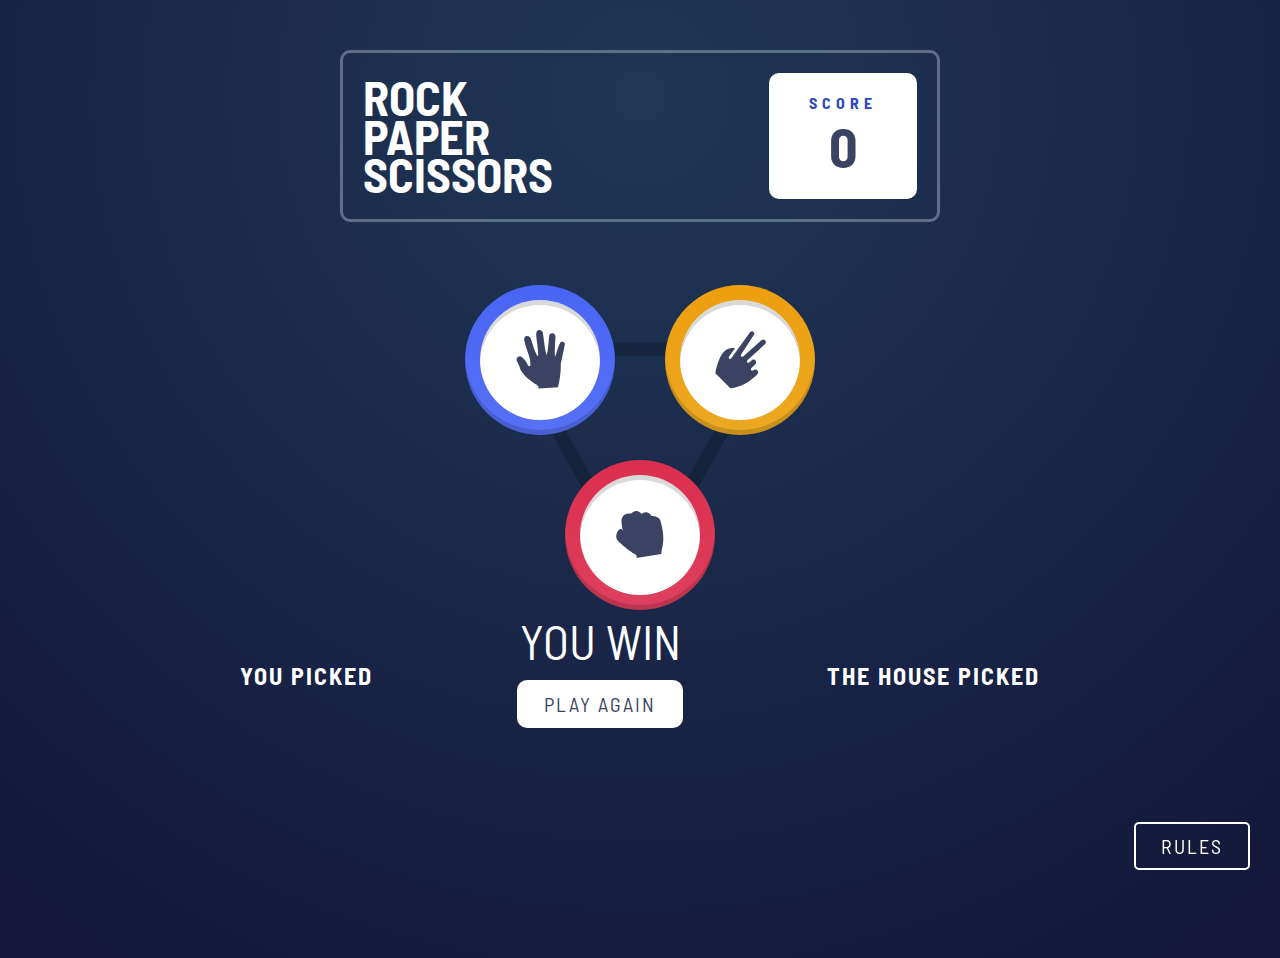
<file: index.html>
<!DOCTYPE html>
<html lang="en">
<head>
  <meta charset="UTF-8">
  <meta name="viewport" content="width=device-width, initial-scale=1.0"> <!-- displays site properly based on user's device -->

  <link rel="icon" type="image/png" sizes="32x32" href="./images/favicon-32x32.png">
  
  <title>Frontend Mentor | Rock, Paper, Scissors</title>
<link rel="stylesheet" href="style.css">

<script src="./main.js" defer></script>
  

  <!-- Feel free to remove these styles or customise in your own stylesheet 👍 -->
  <style>
    .attribution { font-size: 11px; text-align: center; }
    .attribution a { color: hsl(228, 45%, 44%); }
  </style>
</head>
<body>
  <div class="container">
    <header>
      <h1>
        <span>Rock</span>
        <span>Paper</span>
        <span>Scissors</span>
      </h1>
      <div class="score-container">
        <h4>Score</h4>
        <p id="score">0</p>
      </div>
    </header>
    <main id="main">
      <button class="btn-rotate     paper" name="paper">
        <span class="wrapper">
          <img src="./images/icon-paper.svg" alt="paper icon">
        </span>
      </button>
      <button class="btn-rotate scissors" name="scissors">
      <span class="wrapper">
        <img src="./images/icon-scissors.svg" alt="scissors icon">
      </span>
      </button>
      <button class="btn-rotate rock" name="rock">
        <span class="wrapper">

        <img src="./images/icon-rock.svg" alt="rock icon">
        </span>
      </button>
    </main>
    
    <a href="rules.html">
    <button class="rules" id="open">Rules</button>

    </a>
  </div>

  <div class="selection" id="selection">
    <div>
      <h2 style="color: white;">You Picked</h2>
      <div id="you-picked">

      </div>
    </div>
    <div class="down">
      <p class="big-text"> <span id="win">You win</span></p>
      <button class="btn" id="reset">Play again</button>
    </div>

    <div>
      <h2 style="color: #fff;">The house picked</h2>
      <div id="computer-picked">

      </div>
    </div>
  </div>







  
  <!-- <div class="attribution">
    Challenge by <a href="https://www.frontendmentor.io?ref=challenge" target="_blank">Frontend Mentor</a>. 
    Coded by <a href="#">Fauziya</a>.
  </div> -->
</body>
</html>
</file>
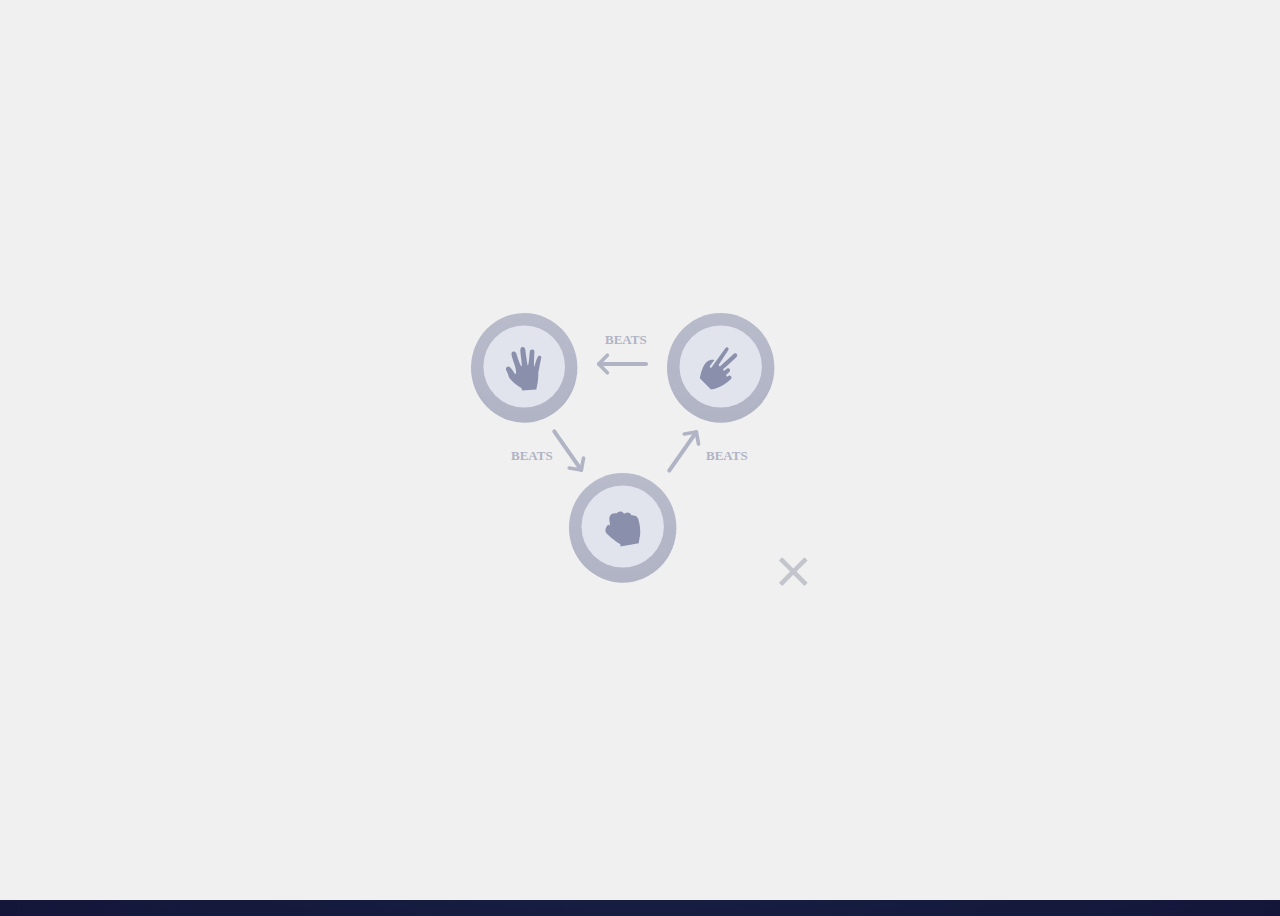
<file: rules.html>
<!DOCTYPE html>
<html lang="en">
<head>
    <meta charset="UTF-8">
    <meta http-equiv="X-UA-Compatible" content="IE=edge">
    <meta name="viewport" content="width=device-width, initial-scale=1.0">
    <title>Document</title>
    <link rel="stylesheet" href="style.css">
</head>
<body>
    <div class="rules-model" id="model">
        <div class="model">
          <img src="./images/image-rules.svg" alt="rules" />
          <a href="index.html"> 
            <button id="close"><img src="./images/icon-close.svg" alt="close"/></button>
          </a>
          
        </div>
      </div>
</body>
</html>
</file>
<file: style.css>
@import url('https://fonts.googleapis.com/css?family=Barlow+Semi+Condensed:600,700&display=swap');
/* @import url('https://fonts.googleapis.com/css2?family=Barlow+Semi+Condensed:ital,wght@1,600&display=swap'); */
*{
    box-sizing: border-box;
}
body{
    background: radial-gradient(circle at 50% 10%,
    hsl(214, 47%, 23%),
     hsl(237, 49%, 15%)
     );
    font-family: 'Barlow Semi Condensed', sans-serif;
    min-height: 100vh;
}
.container{
    /* background-color: #fff; */
    width: 600px;
    max-width: 100%;
    margin: 0 auto;
}
header{
    border: 3px solid hsl(217, 16%, 45%);
    display: flex;
    border-radius: 10px;
    justify-content: space-between;
    padding: 20px;
    margin: 50px 0;
    align-items: center;
}
h1{
    display: flex;
    flex-direction: column;
    margin: 0;
    text-transform: uppercase;
    line-height: 0.8;
    font-size: 3rem;
    color: #fff;

}
h2{
    text-transform: uppercase;
    letter-spacing: 2px;
    color: #fff;
}
.score-container{
    background-color: #fff;
    padding: 20px 40px;
    text-align: center;
    border-radius: 10px;
}
h4{
    color: hsl(229, 64%, 46%);
    margin: 0%;
    text-transform: uppercase;
    letter-spacing: 5px;
}
#score{
    color: hsl(229, 25%, 31%);
    font-size: 3.5rem;
    margin: 0%;
    font-weight: 700;

}
.rules{
    border: 2px solid #fff;
    border-radius: 5px;
    background-color: transparent;
    color: #fff;
    font-family: inherit;
    padding: 10px 25px;
    text-transform: uppercase;
    font-size: 20px;
    letter-spacing: 2px;
    position: fixed;
    bottom: 30px;
    right: 30px;
}
.btn-rotate{
    border: none;
    border-radius: 50%;
    height: 150px;
    width: 150px;
    box-shadow: inset 0 -5px rgba(0,0,0,0.15);
    margin: 0 25px;
    cursor: pointer;

}
.btn-rotate .wrapper{
    background-color: #fff;
    height: 120px;
    width: 120px;
    border-radius: 50%;
    display: inline-flex;
    justify-content: center;
    align-items: center;
    box-shadow: inset 0 5px rgba(0,0,0,0.15);
}
.paper{
    background: linear-gradient( hsl(230, 89%, 62%),
     hsl(230, 89%, 65%));
}
.scissors{
    background: linear-gradient(hsl(39, 89%, 49%),
     hsl(40, 84%, 53%));

}
.rock{
    background: linear-gradient(hsl(349, 71%, 52%),
     hsl(349, 70%, 56%));

}
main{
    /* background-color: #fff; */
    width: 400px;
    height: 350px;
    display: flex;
    flex-wrap: wrap;
    justify-content: center;
    align-items: center;
    margin: 0 auto;
    position: relative;   
}
main::before{
    background-image: url('./images/bg-triangle.svg');
    background-repeat: no-repeat;
    background-size: cover;
    content: '';
    position: absolute;
    top: 20%;
    left: 15%;
    height: 70%;
    width: 70%;
    z-index: -1;

}
.btn{
    border: 2px solid #fff;
    border-radius: 10px;
    background-color: #fff;
    color: hsl(229, 25%, 31%);
    font-family: inherit;
    padding: 10px 25px;
    text-transform: uppercase;
    font-size: 20px;
    letter-spacing: 2px;
    
}
.selection{
    display: flex;
    justify-content: space-between;
    align-items: center;
    text-align: center;

    margin: 0 auto;
    width: 800px;
    max-width: 100%;
    /* display: none; */


}
.selection .btn-rotate{
    margin: 50px;
    transform: scale(1.4);

}
.big-text{
    margin: 0 0 20px;
    text-transform: uppercase;
    line-height: 0.8;
    font-size: 3rem;
    color: #fff;
}
.rules-model{
    background-color: #f0f0f0;
    position: fixed;
    top: 0%;
    left: 0;
    width: 100vw;
    height: 100vh;
    display: flex;
    justify-content: center;
    align-items: center;
    flex-direction: column;
    z-index: 100;
}
.rules-model button{
    background-color: transparent;
    margin-top: 100px;
    border: none;
    transform: scale(1.5);
    cursor: pointer;
}

/* @media(max-width: 900px){
    .down{
        order: 1;
    }
} */
</file>
